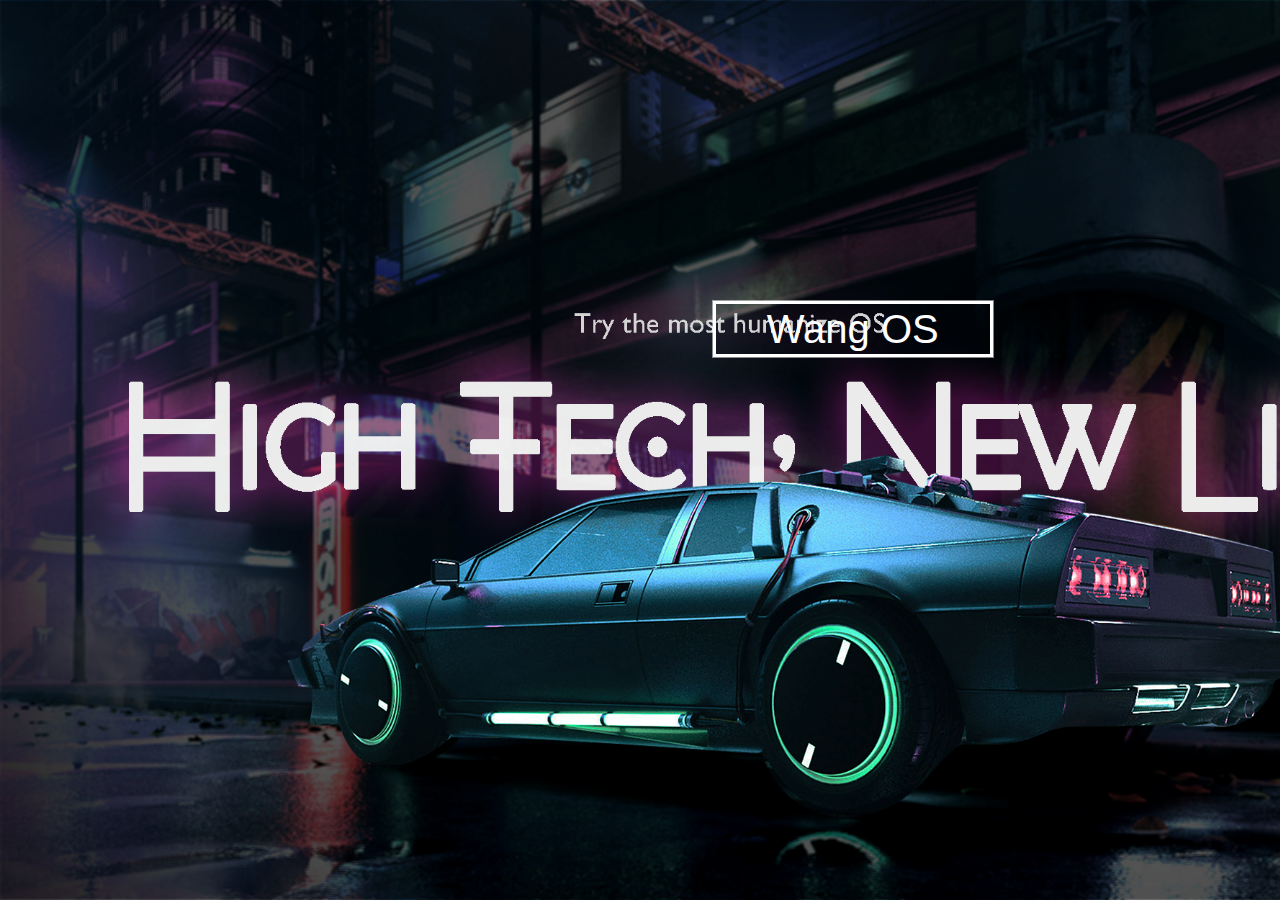
<file: final-connect/index.html>
<!DOCTYPE html>
<html lang="en" >
<head>
  <meta charset="UTF-8">
  <title>Enter</title>
  <link rel="stylesheet" href="./welcome-style.css">

</head>
<body>
<!-- partial:index.partial.html -->
  
    <!--  Image  -->  
    <div id="Enter">
    </div>
    <!--End of Image -->
 
    <!--  Button  -->  
    <a href="error.html" class="btn btn-5">Wang OS</a> 
    <!--End of Button -->
    
    

  <script src='https://cdnjs.cloudflare.com/ajax/libs/jquery/2.1.3/jquery.min.js'></script>
</body>
</html>
</file>
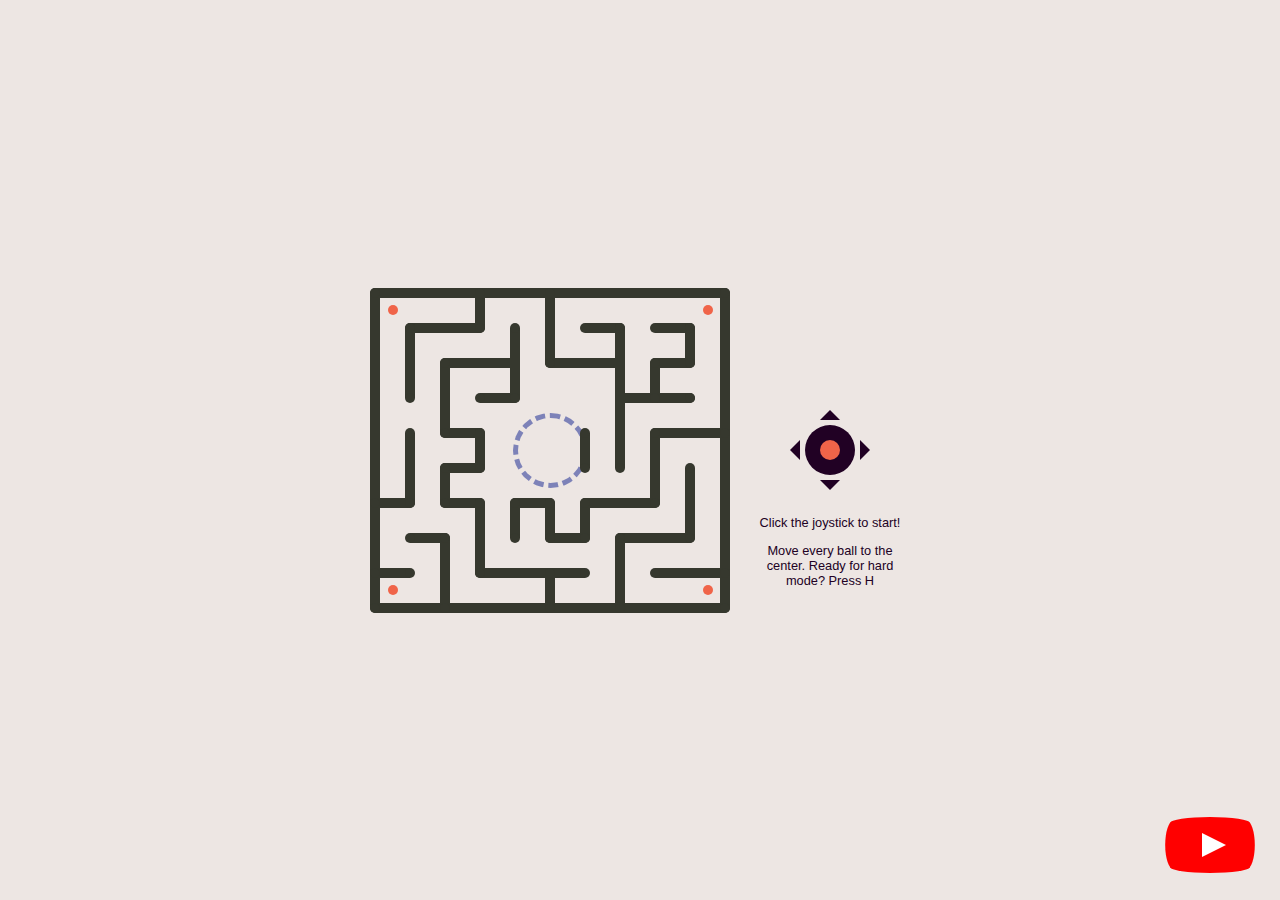
<file: week6web/index.html>
<!DOCTYPE html>
<html lang="en" >
<head>
  <meta charset="UTF-8">
  <title>CodePen - Tilting Maze game</title>
  <link rel="stylesheet" href="./style.css">

</head>
<body>
<!-- partial:index.partial.html -->
<div id="center">
  <div id="game">
    <div id="maze">
      <div id="end"></div>
    </div>
    <div id="joystick">
      <div class="joystick-arrow"></div>
      <div class="joystick-arrow"></div>
      <div class="joystick-arrow"></div>
      <div class="joystick-arrow"></div>
      <div id="joystick-head"></div>
    </div>
    <div id="note">
      Click the joystick to start!
      <p>Move every ball to the center. Ready for hard mode? Press H</p>
    </div>
  </div>
</div>
<a id="youtube" href="https://youtu.be/bTk6dcAckuI" target="_blank">
  <span>See how this game was made</span>
</a>
<div id="youtube-card">
  How to simulate ball movement in a maze with JavaScript
</div>
<!-- partial -->
  <script  src="./script.js"></script>

</body>
</html>
</file>
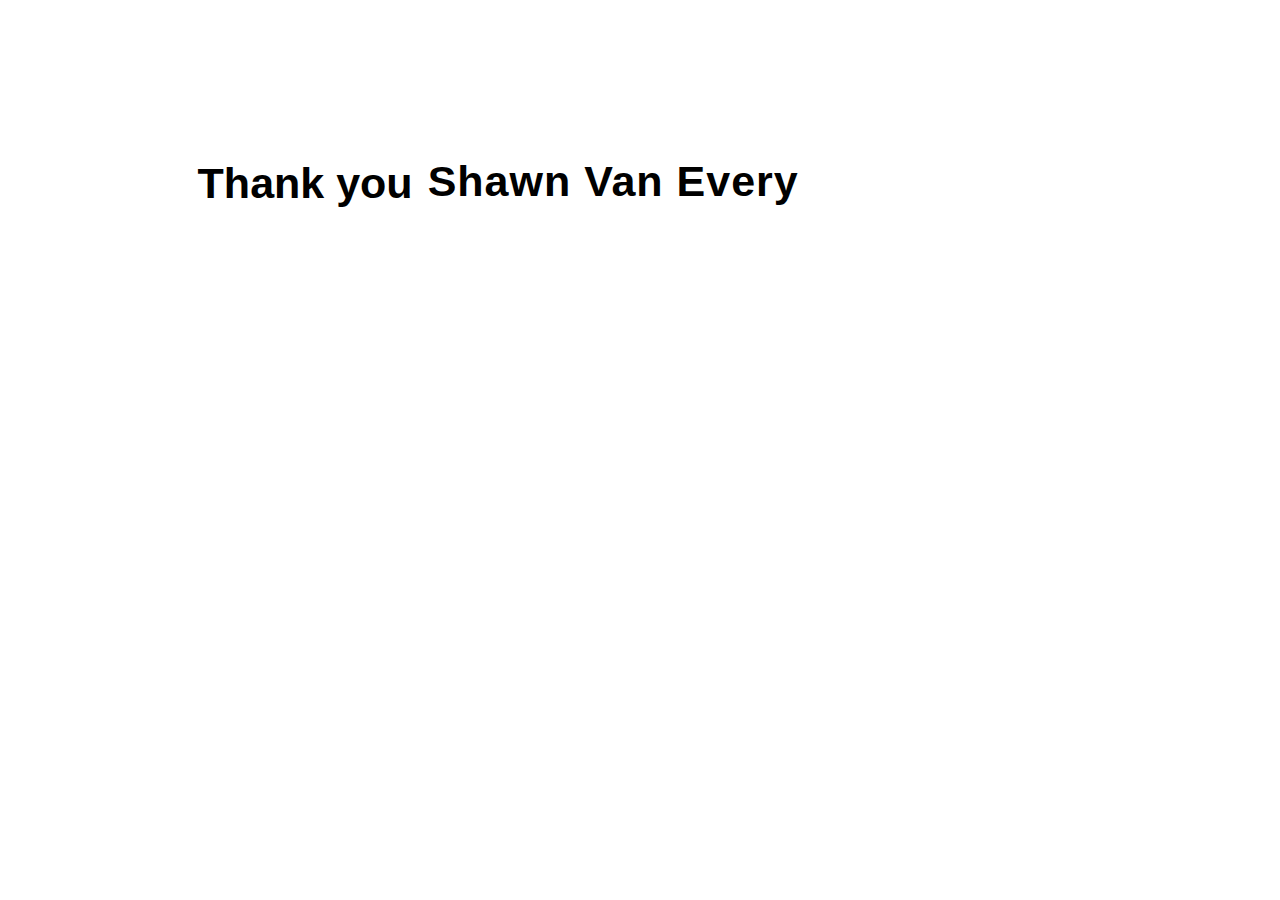
<file: final-connect/final.html>
<!DOCTYPE html>
<html lang="en" >
<head>
  <meta charset="UTF-8">
  <title>Thank yout</title>
  <link rel="stylesheet" href="./final-style.css">

</head>
<body>

<div class="text-scroll">
      <p>Thank you</p>
      <div class="scrolling-words">
        <p>Shawn Van Every</p>
        <p>Rubin Huang</p>
        <p>collaborator.</p>
      </div>
      <div></div>
    </div>

    <audio autoplay="autoplay"> 
      <source src="assets/bgm.mp3" type="audio/mpeg" />
    </audio>
<!-- partial -->
  
</body>
</html>
</file>
<file: final-connect/welcome-style.css>
@import url(https://fonts.googleapis.com/css?family=Roboto:400,100,900);
* {
  box-sizing: inherit;
  transition-property: all;
  transition-duration: 0.6s;
  transition-timing-function: ease;
}

html,
body {
  box-sizing: border-box;
  height: 100%;
  width: 100%;
  background: url("assets/enter.png") no-repeat  fixed;
  background-size: cover;
  overflow: hidden;
  
}

.btn {
  display: flex;
  text-align: center;
  justify-content: center; 
  color: #fff;
  cursor: pointer;
  font-size: 40px;
  font-family: Gill Sans,Gill Sans MT,Calibri,sans-serif; 
  line-height: 50px;
  /* margin: auto; */
  left: 16%;
  top: 32.5%;
  max-width: 280px;
  text-decoration: none;
  position: relative;
}
@media (min-width: 600px) {
  .btn {
    margin: auto;
  }
}
.btn:hover {
  text-decoration: none;
}

.btn-5 {
  
  border: 3px solid;
  box-shadow: inset 0 0 20px rgba(255, 255, 255, 0);
  outline: 1px solid;
  outline-color: rgba(255, 255, 255, 0.5);
  outline-offset: 0px;
  text-shadow: none;
  transition: all 1250ms cubic-bezier(0.19, 1, 0.22, 1);
}

.btn-5:hover {
  border: 3px solid;
  box-shadow: inset 0 0 20px rgba(255, 255, 255, 0.5), 0 0 20px rgba(255, 255, 255, 0.2);
  outline-color: rgba(255, 255, 255, 0);
  outline-offset: 15px;
  text-shadow: 1px 1px 2px #427388;
}
</file>
<file: week6web/style.css>
body {
  /* https://coolors.co/f06449-ede6e3-7d82b8-36382e-613f75  */
  --background-color: #ede6e3;
  --wall-color: #36382e;
  --joystick-color: #210124;
  --joystick-head-color: #f06449;
  --ball-color: #f06449;
  --end-color: #7d82b8;
  --text-color: #210124;

  font-family: "Segoe UI", Tahoma, Geneva, Verdana, sans-serif;
  background-color: var(--background-color);
}

html,
body {
  height: 100%;
  margin: 0;
}

#center {
  display: flex;
  align-items: center;
  justify-content: center;
  height: 100%;
}

#game {
  display: grid;
  grid-template-columns: auto 150px;
  grid-template-rows: 1fr auto 1fr;
  gap: 30px;
  perspective: 600px;
}

#maze {
  position: relative;
  grid-row: 1 / -1;
  grid-column: 1;
  width: 350px;
  height: 315px;
  display: flex;
  justify-content: center;
  align-items: center;
}

#end {
  width: 65px;
  height: 65px;
  border: 5px dashed var(--end-color);
  border-radius: 50%;
}

#joystick {
  position: relative;
  background-color: var(--joystick-color);
  border-radius: 50%;
  width: 50px;
  height: 50px;
  display: flex;
  align-items: center;
  justify-content: center;
  margin: 10px 50px;
  grid-row: 2;
}

#joystick-head {
  position: relative;
  background-color: var(--joystick-head-color);
  border-radius: 50%;
  width: 20px;
  height: 20px;
  cursor: grab;

  animation-name: glow;
  animation-duration: 0.6s;
  animation-iteration-count: infinite;
  animation-direction: alternate;
  animation-timing-function: ease-in-out;
  animation-delay: 4s;
}

@keyframes glow {
  0% {
    transform: scale(1);
  }
  100% {
    transform: scale(1.2);
  }
}

.joystick-arrow:nth-of-type(1) {
  position: absolute;
  bottom: 55px;

  width: 0;
  height: 0;
  border-left: 10px solid transparent;
  border-right: 10px solid transparent;

  border-bottom: 10px solid var(--joystick-color);
}

.joystick-arrow:nth-of-type(2) {
  position: absolute;
  top: 55px;

  width: 0;
  height: 0;
  border-left: 10px solid transparent;
  border-right: 10px solid transparent;

  border-top: 10px solid var(--joystick-color);
}

.joystick-arrow:nth-of-type(3) {
  position: absolute;
  left: 55px;

  width: 0;
  height: 0;
  border-top: 10px solid transparent;
  border-bottom: 10px solid transparent;

  border-left: 10px solid var(--joystick-color);
}

.joystick-arrow:nth-of-type(4) {
  position: absolute;
  right: 55px;

  width: 0;
  height: 0;
  border-top: 10px solid transparent;
  border-bottom: 10px solid transparent;

  border-right: 10px solid var(--joystick-color);
}

#note {
  grid-row: 3;
  grid-column: 2;
  text-align: center;
  font-size: 0.8em;
  color: var(--text-color);
  transition: opacity 2s;
}

a:visited {
  color: inherit;
}

.ball {
  position: absolute;
  margin-top: -5px;
  margin-left: -5px;
  border-radius: 50%;
  background-color: var(--ball-color);
  width: 10px;
  height: 10px;
}

.wall {
  position: absolute;
  background-color: var(--wall-color);
  transform-origin: top center;
  margin-left: -5px;
}

.wall::before,
.wall::after {
  display: block;
  content: "";
  width: 10px;
  height: 10px;
  background-color: inherit;
  border-radius: 50%;
  position: absolute;
}

.wall::before {
  top: -5px;
}

.wall::after {
  bottom: -5px;
}

.black-hole {
  position: absolute;
  margin-top: -9px;
  margin-left: -9px;
  border-radius: 50%;
  background-color: black;
  width: 18px;
  height: 18px;
}

#youtube,
#youtube-card {
  display: none;
}

@media (min-height: 425px) {
  /** Youtube logo by https://codepen.io/alvaromontoro */
  #youtube {
    z-index: 2;
    display: block;
    width: 100px;
    height: 70px;
    position: absolute;
    bottom: 20px;
    right: 20px;
    background: red;
    border-radius: 50% / 11%;
    transform: scale(0.8);
    transition: transform 0.5s;
  }

  #youtube:hover,
  #youtube:focus {
    transform: scale(0.9);
  }

  #youtube::before {
    content: "";
    display: block;
    position: absolute;
    top: 7.5%;
    left: -6%;
    width: 112%;
    height: 85%;
    background: red;
    border-radius: 9% / 50%;
  }

  #youtube::after {
    content: "";
    display: block;
    position: absolute;
    top: 20px;
    left: 40px;
    width: 45px;
    height: 30px;
    border: 15px solid transparent;
    box-sizing: border-box;
    border-left: 30px solid white;
  }

  #youtube span {
    font-size: 0;
    position: absolute;
    width: 0;
    height: 0;
    overflow: hidden;
  }

  #youtube:hover + #youtube-card {
    display: block;
    position: absolute;
    bottom: 12px;
    right: 10px;
    padding: 25px 130px 25px 25px;
    width: 300px;
    background-color: white;
  }
}
</file>
<file: final-connect/final-style.css>
* {
  font-family: Gill Sans,Gill Sans MT,Calibri,sans-serif; 
}

  .text-scroll p {
    height: 20px;
    float: left;
    white-space: nowrap;
    position: relative;
    font-size: 43px;
    font-weight: bold;
    margin-top: 22%;
  }

  .text-scroll {
    max-height: 50px;
    max-width: 686px;
    margin: 0 auto;
    padding-left: 15%;
    float: left;
  }

  .scrolling-words {
    overflow: hidden;
    height: 54px;
    padding-left: 15px;
    margin-top: 21%;
  }

  .scrolling-words  p {
    margin: 0 0 30px;
    padding-top: 5px;
    white-space: nowrap;
    -webkit-animation: move 8s 1s infinite;
    -moz-animation: move 8s 1s infinite;
    -o-animation: move 8s 1s infinite;
    -ms-animation: move 8s 1s infinite;
    animation: move 8s 1s infinite;
    font-size: 43px;
    letter-spacing: 1px;
  }

  @-moz-keyframes move {
    0%  { top:  0px;   }
    20% { top: -56px;  }
    40% { top: -110px; }
    60% { top: -167px; }
    80% { top: -0px; }
    100% { top: -0px;   }
  }

  @-o-keyframes move {
    0%  { top:  0px;   }
    20% { top: -56px;  }
    40% { top: -110px; }
    60% { top: -167px; }
    80% { top: -0px; }
    100% { top: -0px;   }
  }

 @-ms-keyframes move {
    0%  { top:  0px;   }
    20% { top: -56px;  }
    40% { top: -110px; }
    60% { top: -167px; }
    80% { top: -0px; }
    100% { top: -0px;   }
  }

  @-webkit-keyframes move {
    0%  { top:  0px;   }
    20% { top: -53px;  }
    40% { top: -109px; }
    60% { top: -164px; }
    80% { top: -0px;   }
    100% { top: -0px;  }
  }

  @keyframes move {
    0%  { top:  0px;   }
    20% { top: -56px;  }
    40% { top: -110px; }
    60% { top: -167px; }
    80% { top: -0px; }
    100% { top: -0px;   }
  }
  /*******************************/
</file>
